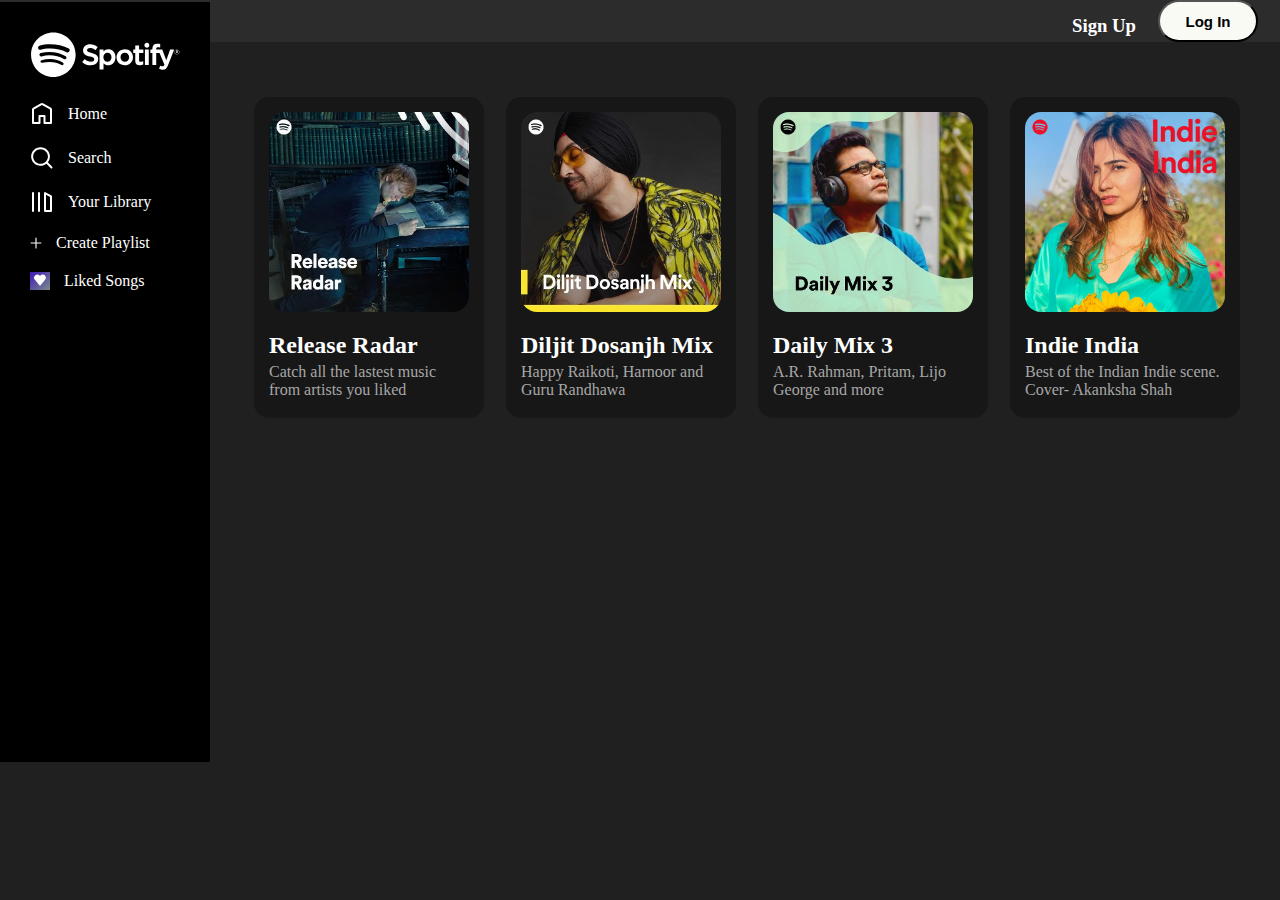
<file: index.html>
<!DOCTYPE html>
<html lang="en">
  <head>
    <link rel="icon" href="res/spotify-logo.webp" type="img/x-icon" />

    <meta charset="UTF-8" />
    <meta http-equiv="X-UA-Compatible" content="IE=edge" />
    <meta name="viewport" content="width=device-width, initial-scale=1.0" />
    <title>spotify clone</title>
  </head>
  <style>
    * {
      margin: 0%;
      padding: 0%;
      color: white;
    }
    body {
      background-color: rgb(33, 32, 32);
    }
    nav {
      display: flex;
      justify-content: right;
      color: aliceblue;
      background-color: rgb(45, 44, 44);
      align-items: center;
    }
    a {
      text-decoration: none;
    }

    nav a button {
      width: 100px;
      height: 42px;
      background-color: rgb(249, 250, 244);
      color: black;
      font-weight: 600;
      font-size: 15px;
      border-radius: 22px;
      margin-inline: 22px;
      cursor: pointer;
    }
    a h3 {
      margin-top: 9px;
      cursor: pointer;
      color: white;
    }
    .main {
      display: flex;
    }
    .side-bar {
      background-color: black;
      color: aliceblue;
      padding: 30px;
      height: 700px;
      margin-top: -40px;
      cursor: pointer;
    }

    .logo {
      width: 150px;
    }
    .side-bar h4 {
      margin-top: 28px;
    }

    .side-bar-nav {
      display: flex;
      flex-direction: row;
      align-items: center;
      margin: 20px 0;
    }

    .side-bar-nav > svg,
    .side-bar-nav > div {
      margin-right: 14px;
    }

    .card {
      display: flex;
      justify-content: center;
      margin-left: 33px;
      margin-top: 55px;
      cursor: pointer;
    }
    .crd {
      width: 200px;
      height: fit-content;
      background-color: rgb(23, 23, 23);
      border-radius: 15px;
      margin-inline: 11px;
      text-align: left;
      color: rgb(253, 253, 253);
      padding: 15px;
    }
    .crd > p {
      color: rgb(167, 167, 167);
      height: 40px;
      overflow: hidden;
    }
    .crd > img {
      width: 100%;
      height: auto;
      margin-bottom: 16px;
    }
    .crd > h2 {
      margin-bottom: 4px;
    }
    .crd img {
      border-radius: 16px;
    }
  </style>
  <body>
    <nav>
      <a href="signup.html"><h3>Sign Up</h3></a>
      <a href="login.html"><button>Log In</button></a>
    </nav>
    <div class="main">
      <div class="side-bar">
        <div class="logo">
          <svg viewBox="0 0 1130 350">
            <title>Spotify</title>
            <path
              fill="#FFFFFF"
              d="M8 171c0 92 76 168 168 168s168-76 168-168S268 4 176 4 8 79 8 171zm230 78c-39-24-89-30-147-17-14 2-16-18-4-20 64-15 118-8 162 19 11 7 0 24-11 18zm17-45c-45-28-114-36-167-20-17 5-23-21-7-25 61-18 136-9 188 23 14 9 0 31-14 22zM80 133c-17 6-28-23-9-30 59-18 159-15 221 22 17 9 1 37-17 27-54-32-144-35-195-19zm379 91c-17 0-33-6-47-20-1 0-1 1-1 1l-16 19c-1 1-1 2 0 3 18 16 40 24 64 24 34 0 55-19 55-47 0-24-15-37-50-46-29-7-34-12-34-22s10-16 23-16 25 5 39 15c0 0 1 1 2 1s1-1 1-1l14-20c1-1 1-1 0-2-16-13-35-20-56-20-31 0-53 19-53 46 0 29 20 38 52 46 28 6 32 12 32 22 0 11-10 17-25 17zm95-77v-13c0-1-1-2-2-2h-26c-1 0-2 1-2 2v147c0 1 1 2 2 2h26c1 0 2-1 2-2v-46c10 11 21 16 36 16 27 0 54-21 54-61s-27-60-54-60c-15 0-26 5-36 17zm30 78c-18 0-31-15-31-35s13-34 31-34 30 14 30 34-12 35-30 35zm68-34c0 34 27 60 62 60s62-27 62-61-26-60-61-60-63 27-63 61zm30-1c0-20 13-34 32-34s33 15 33 35-13 34-32 34-33-15-33-35zm140-58v-29c0-1 0-2-1-2h-26c-1 0-2 1-2 2v29h-13c-1 0-2 1-2 2v22c0 1 1 2 2 2h13v58c0 23 11 35 34 35 9 0 18-2 25-6 1 0 1-1 1-2v-21c0-1 0-2-1-2h-2c-5 3-11 4-16 4-8 0-12-4-12-12v-54h30c1 0 2-1 2-2v-22c0-1-1-2-2-2h-30zm129-3c0-11 4-15 13-15 5 0 10 0 15 2h1s1-1 1-2V93c0-1 0-2-1-2-5-2-12-3-22-3-24 0-36 14-36 39v5h-13c-1 0-2 1-2 2v22c0 1 1 2 2 2h13v89c0 1 1 2 2 2h26c1 0 1-1 1-2v-89h25l37 89c-4 9-8 11-14 11-5 0-10-1-15-4h-1l-1 1-9 19c0 1 0 3 1 3 9 5 17 7 27 7 19 0 30-9 39-33l45-116v-2c0-1-1-1-2-1h-27c-1 0-1 1-1 2l-28 78-30-78c0-1-1-2-2-2h-44v-3zm-83 3c-1 0-2 1-2 2v113c0 1 1 2 2 2h26c1 0 1-1 1-2V134c0-1 0-2-1-2h-26zm-6-33c0 10 9 19 19 19s18-9 18-19-8-18-18-18-19 8-19 18zm245 69c10 0 19-8 19-18s-9-18-19-18-18 8-18 18 8 18 18 18zm0-34c9 0 17 7 17 16s-8 16-17 16-16-7-16-16 7-16 16-16zm4 18c3-1 5-3 5-6 0-4-4-6-8-6h-8v19h4v-6h4l4 6h5zm-3-9c2 0 4 1 4 3s-2 3-4 3h-4v-6h4z"
            ></path>
          </svg>
        </div>
        <div class="side-bar-nav">
          <svg role="img" height="24" width="24" viewBox="0 0 24 24">
            <path
              fill="#FFFFFF"
              d="M12.5 3.247a1 1 0 0 0-1 0L4 7.577V20h4.5v-6a1 1 0 0 1 1-1h5a1 1 0 0 1 1 1v6H20V7.577l-7.5-4.33zm-2-1.732a3 3 0 0 1 3 0l7.5 4.33a2 2 0 0 1 1 1.732V21a1 1 0 0 1-1 1h-6.5a1 1 0 0 1-1-1v-6h-3v6a1 1 0 0 1-1 1H3a1 1 0 0 1-1-1V7.577a2 2 0 0 1 1-1.732l7.5-4.33z"
            ></path>
          </svg>
          <span>Home</span>
        </div>
        <div class="side-bar-nav">
          <svg role="img" height="24" width="24" viewBox="0 0 24 24">
            <path
              fill="#FFFFFF"
              d="M10.533 1.279c-5.18 0-9.407 4.14-9.407 9.279s4.226 9.279 9.407 9.279c2.234 0 4.29-.77 5.907-2.058l4.353 4.353a1 1 0 1 0 1.414-1.414l-4.344-4.344a9.157 9.157 0 0 0 2.077-5.816c0-5.14-4.226-9.28-9.407-9.28zm-7.407 9.279c0-4.006 3.302-7.28 7.407-7.28s7.407 3.274 7.407 7.28-3.302 7.279-7.407 7.279-7.407-3.273-7.407-7.28z"
            ></path>
          </svg>
          <span>Search</span>
        </div>
        <div class="side-bar-nav">
          <svg role="img" height="24" width="24" viewBox="0 0 24 24">
            <path
              fill="#FFFFFF"
              d="M14.5 2.134a1 1 0 0 1 1 0l6 3.464a1 1 0 0 1 .5.866V21a1 1 0 0 1-1 1h-6a1 1 0 0 1-1-1V3a1 1 0 0 1 .5-.866zM16 4.732V20h4V7.041l-4-2.309zM3 22a1 1 0 0 1-1-1V3a1 1 0 0 1 2 0v18a1 1 0 0 1-1 1zm6 0a1 1 0 0 1-1-1V3a1 1 0 0 1 2 0v18a1 1 0 0 1-1 1z"
            ></path>
          </svg>
          <span>Your Library</span>
        </div>
        <div class="side-bar-nav">
          <svg role="img" height="12" width="12" viewBox="0 0 16 16">
            <path
              fill="#FFFFFF"
              d="M15.25 8a.75.75 0 0 1-.75.75H8.75v5.75a.75.75 0 0 1-1.5 0V8.75H1.5a.75.75 0 0 1 0-1.5h5.75V1.5a.75.75 0 0 1 1.5 0v5.75h5.75a.75.75 0 0 1 .75.75z"
            ></path>
          </svg>
          <span>Create Playlist</span>
        </div>
        <div class="side-bar-nav">
          <div
            style="
              background-image: linear-gradient(
                to bottom right,
                #4116b7,
                #7a8e8a
              );
              width: 20px;
              text-align: center;
            "
          >
            <svg
              role="img"
              height="12"
              width="12"
              aria-hidden="true"
              viewBox="0 0 16 16"
            >
              <path
                fill="#FFFFFF"
                d="M15.724 4.22A4.313 4.313 0 0 0 12.192.814a4.269 4.269 0 0 0-3.622 1.13.837.837 0 0 1-1.14 0 4.272 4.272 0 0 0-6.21 5.855l5.916 7.05a1.128 1.128 0 0 0 1.727 0l5.916-7.05a4.228 4.228 0 0 0 .945-3.577z"
              ></path>
            </svg>
          </div>
          <a href="liked_page.html"><span>Liked Songs</span></a>
        </div>
      </div>
      <div class="card">
        <div class="crd">
          <img src="res/en.jpg" alt="" />
          <h2>Release Radar</h2>
          <p>Catch all the lastest music from artists you liked</p>
        </div>

        <div class="crd">
          <img src="res/dil.jpg" alt="" />
          <h2>Diljit Dosanjh Mix</h2>
          <p>Happy Raikoti, Harnoor and Guru Randhawa</p>
        </div>

        <div class="crd">
          <img src="res/default.jpg" alt="" />
          <h2>Daily Mix 3</h2>
          <p>A.R. Rahman, Pritam, Lijo George and more</p>
        </div>

        <div class="crd">
          <img src="res/suri.jpg" alt="" />
          <h2>Indie India</h2>
          <p>Best of the Indian Indie scene. Cover- Akanksha Shah</p>
        </div>
      </div>
    </div>
  </body>
</html>
</file>
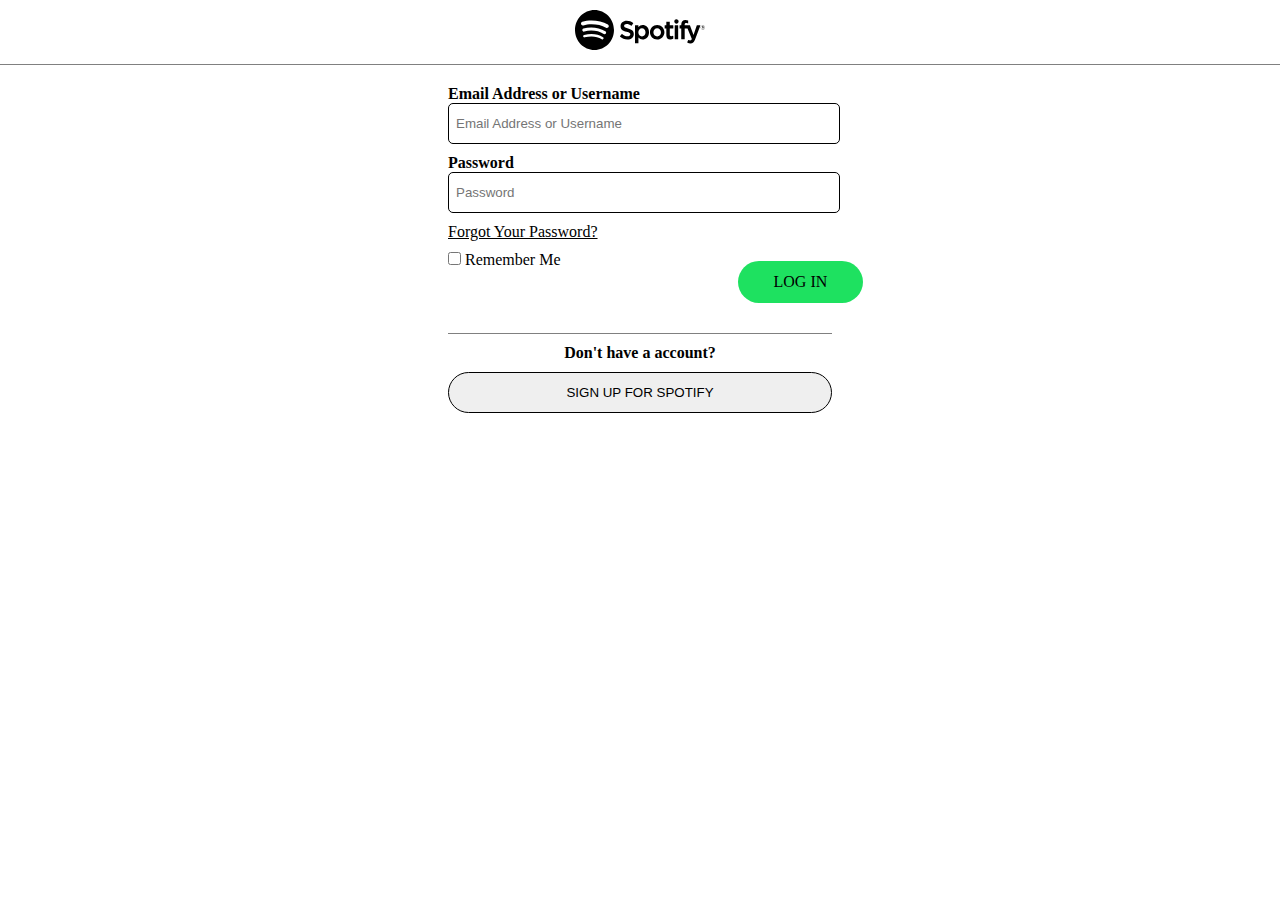
<file: login.html>
<!DOCTYPE html>
<html lang="en">
  <head>
    <meta charset="UTF-8" />
    <meta http-equiv="X-UA-Compatible" content="IE=edge" />
    <meta name="viewport" content="width=device-width, initial-scale=1.0" />
    <title>Document</title>
  </head>
  <link rel="stylesheet" href="login.css" />
  <body>
    <div class="title">
      <svg height="40px" viewBox="0 0 78 24">
        <path
          d="M18.616 10.639c-3.77-2.297-9.99-2.509-13.59-1.388a1.077 1.077 0 0 1-1.164-.363 1.14 1.14 0 0 1-.119-1.237c.136-.262.37-.46.648-.548 4.132-1.287 11-1.038 15.342 1.605a1.138 1.138 0 0 1 .099 1.863 1.081 1.081 0 0 1-.813.213c-.142-.02-.28-.07-.403-.145Zm-.124 3.402a.915.915 0 0 1-.563.42.894.894 0 0 1-.69-.112c-3.144-1.983-7.937-2.557-11.657-1.398a.898.898 0 0 1-.971-.303.952.952 0 0 1-.098-1.03.929.929 0 0 1 .54-.458c4.248-1.323 9.53-.682 13.14 1.595a.95.95 0 0 1 .3 1.286Zm-1.43 3.267a.73.73 0 0 1-.45.338.712.712 0 0 1-.553-.089c-2.748-1.722-6.204-2.111-10.276-1.156a.718.718 0 0 1-.758-.298.745.745 0 0 1-.115-.265.757.757 0 0 1 .092-.563.737.737 0 0 1 .457-.333c4.455-1.045 8.277-.595 11.361 1.338a.762.762 0 0 1 .241 1.028ZM11.696 0C5.237 0 0 5.373 0 12c0 6.628 5.236 12 11.697 12 6.46 0 11.698-5.372 11.698-12 0-6.627-5.238-12-11.699-12h.001Zm20.126 11.078c-2.019-.494-2.379-.84-2.379-1.57 0-.688.633-1.151 1.572-1.151.91 0 1.814.352 2.76 1.076a.131.131 0 0 0 .187-.03l.987-1.426a.139.139 0 0 0-.025-.185c-1.127-.928-2.396-1.378-3.88-1.378-2.18 0-3.703 1.342-3.703 3.263 0 2.06 1.315 2.788 3.585 3.352 1.932.457 2.258.84 2.258 1.524 0 .757-.659 1.229-1.72 1.229-1.18 0-2.141-.408-3.216-1.364a.13.13 0 0 0-.188.016l-1.106 1.35a.137.137 0 0 0 .013.188c1.252 1.147 2.79 1.752 4.451 1.752 2.35 0 3.869-1.317 3.869-3.356 0-1.723-1.003-2.676-3.465-3.29Zm10.487 2.31c0 1.454-.874 2.47-2.125 2.47-1.235 0-2.169-1.061-2.169-2.47 0-1.41.933-2.47 2.17-2.47 1.23 0 2.124 1.038 2.124 2.47Zm-1.706-4.354c-1.018 0-1.854.412-2.543 1.256v-.95a.136.136 0 0 0-.038-.095.132.132 0 0 0-.093-.04h-1.81a.131.131 0 0 0-.093.04.136.136 0 0 0-.039.096v10.546c0 .076.06.137.133.137h1.809a.132.132 0 0 0 .093-.041.136.136 0 0 0 .038-.096v-3.329c.69.794 1.525 1.18 2.543 1.18 1.893 0 3.808-1.494 3.808-4.35 0-2.858-1.915-4.354-3.808-4.354Zm8.72 6.839c-1.297 0-2.274-1.068-2.274-2.486 0-1.422.943-2.455 2.244-2.455 1.305 0 2.288 1.069 2.288 2.487 0 1.422-.949 2.454-2.258 2.454Zm0-6.838c-2.438 0-4.347 1.926-4.347 4.383 0 2.432 1.896 4.338 4.317 4.338 2.445 0 4.36-1.92 4.36-4.369 0-2.44-1.901-4.353-4.33-4.353Zm9.535.17h-1.99V7.117a.136.136 0 0 0-.08-.126.13.13 0 0 0-.052-.01h-1.809a.133.133 0 0 0-.093.04.136.136 0 0 0-.038.095v2.087h-.87a.131.131 0 0 0-.122.085.139.139 0 0 0-.01.052v1.595c0 .074.06.135.132.135h.87v4.126c0 1.667.809 2.513 2.404 2.513.648 0 1.186-.138 1.694-.434a.135.135 0 0 0 .067-.117V15.64a.137.137 0 0 0-.063-.115.13.13 0 0 0-.129-.006c-.349.18-.685.263-1.061.263-.58 0-.84-.271-.84-.876V11.07h1.99a.13.13 0 0 0 .094-.04.136.136 0 0 0 .039-.096V9.339a.137.137 0 0 0-.039-.096.132.132 0 0 0-.094-.04v.001Zm6.934.007v-.255c0-.755.281-1.092.914-1.092.376 0 .68.077 1.019.194a.13.13 0 0 0 .118-.02.135.135 0 0 0 .056-.11V6.365a.137.137 0 0 0-.026-.081.133.133 0 0 0-.068-.05 4.852 4.852 0 0 0-1.502-.22c-1.67 0-2.554.965-2.554 2.788v.393h-.87a.132.132 0 0 0-.093.04.136.136 0 0 0-.038.096v1.603c0 .075.059.136.132.136h.87v6.364c0 .075.058.135.131.135h1.809c.072 0 .131-.06.131-.135V11.07h1.69l2.586 6.362c-.294.669-.583.802-.977.802-.319 0-.654-.098-.998-.29a.133.133 0 0 0-.105-.01.135.135 0 0 0-.078.072l-.612 1.38a.137.137 0 0 0 .056.175 3.733 3.733 0 0 0 1.932.508c1.334 0 2.073-.638 2.724-2.355l3.137-8.317a.14.14 0 0 0-.014-.126.131.131 0 0 0-.108-.06h-1.883a.132.132 0 0 0-.126.092l-1.928 5.651L69.006 9.3a.133.133 0 0 0-.124-.088h-3.09v.001Zm-4.02-.008h-1.809a.132.132 0 0 0-.093.041.136.136 0 0 0-.038.096v8.094c0 .075.06.135.132.135h1.809c.072 0 .131-.06.131-.135V9.34a.136.136 0 0 0-.038-.096.133.133 0 0 0-.094-.04Zm-.896-3.685a1.295 1.295 0 0 0-.919.393c-.243.25-.379.586-.377.937a1.342 1.342 0 0 0 .377.938 1.304 1.304 0 0 0 .92.393c.346-.002.677-.143.92-.393s.379-.587.377-.938c0-.735-.581-1.33-1.296-1.33h-.002Zm15.918 4.49h-.331v.434h.331c.165 0 .264-.083.264-.216 0-.142-.099-.217-.264-.217Zm.215.619.36.517h-.304l-.323-.474h-.279v.474h-.254v-1.37h.595c.31 0 .515.163.515.436a.412.412 0 0 1-.31.417Zm-.282-1.31c-.652 0-1.146.532-1.146 1.183 0 .65.49 1.175 1.139 1.175.652 0 1.147-.532 1.147-1.183 0-.65-.492-1.174-1.14-1.174Zm-.007 2.488a1.259 1.259 0 0 1-.904-.384 1.296 1.296 0 0 1-.368-.92c0-.717.563-1.314 1.279-1.314a1.259 1.259 0 0 1 .903.384 1.295 1.295 0 0 1 .369.921c0 .717-.563 1.314-1.279 1.314Z"
        ></path>
      </svg>
    </div>
    <div class="login">
      <div class="loginCard">
        <form onsubmit="handelLoginForm">
          <div>
            <label for="username">Email Address or Username </label><br />
            <input
              type="text"
              placeholder="Email Address or Username"
              id="username"
            />
          </div>
          <div>
            <label for="password">Password </label><br />
            <input type="password" placeholder="Password" id="password" />
          </div>
          <div>
            <a href="#">Forgot Your Password?</a>
          </div>
          <div class="loginAction">
            <div>
              <input type="checkbox" id="rememberMe" />
              <label for="rememberMe">Remember Me</label>
            </div>
            <div>
              <a href="index.html">LOG IN</a>
            </div>
          </div>
        </form>
        <div class="loginSignUpRedirect">
          <div>Don't have a account?</div>
          <a href="signup.html"><button>SIGN UP FOR SPOTIFY</button></a>
        </div>
      </div>
    </div>
  </body>
</html>
</file>
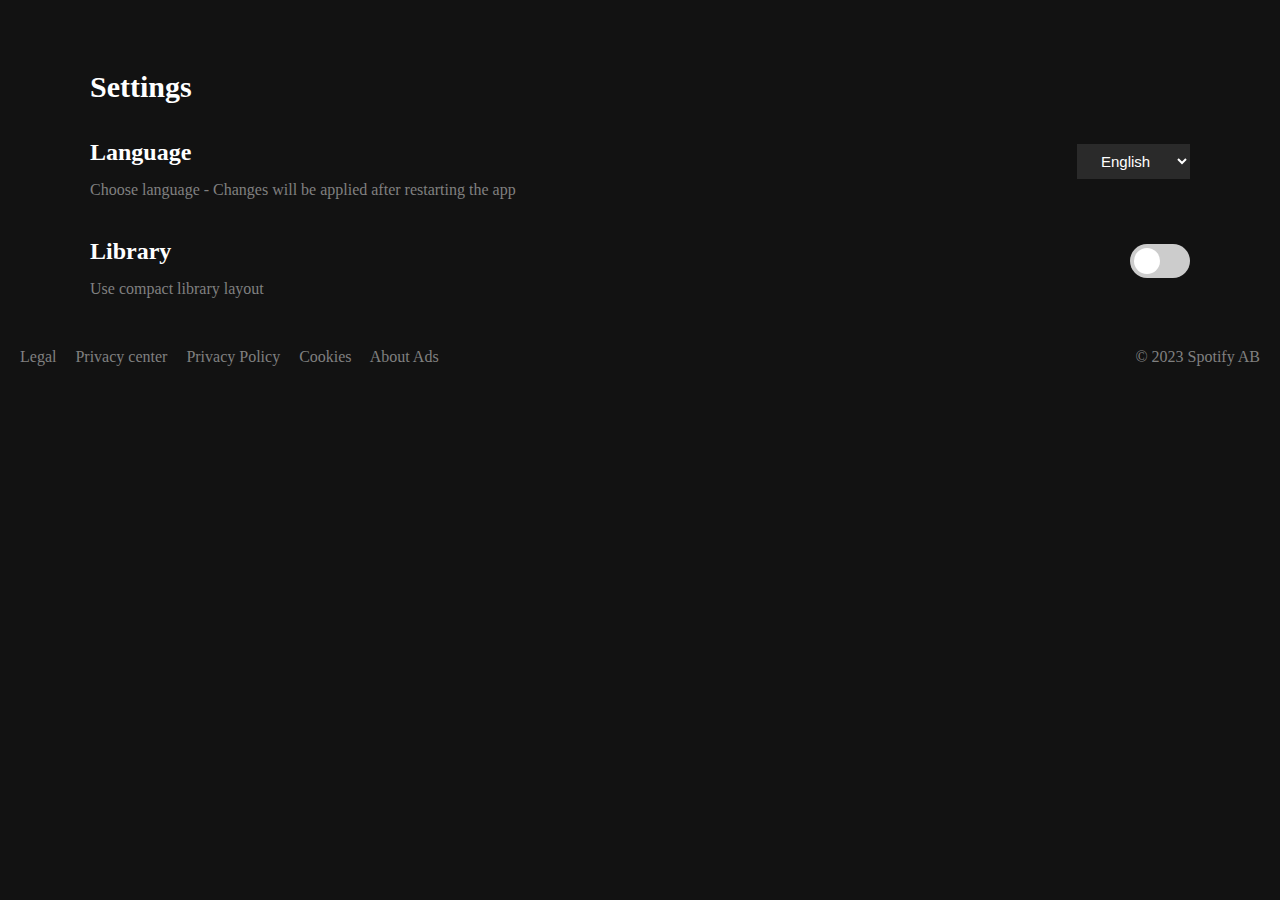
<file: setting.html>
<!DOCTYPE html>
<html lang="en">
  <head>
    <meta charset="UTF-8" />
    <meta http-equiv="X-UA-Compatible" content="IE=edge" />
    <meta name="viewport" content="width=device-width, initial-scale=1.0" />
    <title>Settings</title>
  </head>

  <style>
    :root {
      --primary-color: rgb(30, 225, 96);
      --secondary-color: grey;
      --hover-song-card-bgColor: rgb(42, 42, 42);
      --background-color: #121212;
    }

    * {
      margin: 0;
    }

    body {
      background-color: var(--background-color);
      color: white;
      padding: 20px;
    }

    /* The switch - the box around the slider */
    .switch {
      position: relative;
      display: inline-block;
      width: 60px;
      height: 34px;
    }

    /* Hide default HTML checkbox */
    .switch input {
      opacity: 0;
      width: 0;
      height: 0;
    }

    /* The slider */
    .slider {
      position: absolute;
      cursor: pointer;
      top: 0;
      left: 0;
      right: 0;
      bottom: 0;
      background-color: #ccc;
      -webkit-transition: 0.4s;
      transition: 0.4s;
    }

    .slider:before {
      position: absolute;
      content: "";
      height: 26px;
      width: 26px;
      left: 4px;
      bottom: 4px;
      background-color: white;
      -webkit-transition: 0.4s;
      transition: 0.4s;
    }

    input:checked + .slider {
      background-color: var(--primary-color);
    }

    input:focus + .slider {
      box-shadow: 0 0 1px var(--primary-color);
    }

    input:checked + .slider:before {
      -webkit-transform: translateX(26px);
      -ms-transform: translateX(26px);
      transform: translateX(26px);
    }

    /* Rounded sliders */
    .slider.round {
      border-radius: 34px;
    }

    .slider.round:before {
      border-radius: 50%;
    }

    .lang,
    .lib,
    footer {
      display: flex;
      justify-content: space-between;
      align-items: center;
    }

    h3 {
      font-size: 30px;
      font-weight: 900;
      margin: 50px 0 20px 0;
    }

    h5 {
      font-size: 24px;
      font-weight: 900;
      margin: 15px 0;
    }

    p {
      color: var(--secondary-color);
    }

    select {
      font-size: 15px;
      padding: 8px 20px;
      border: none;
      color: white;
      background-color: var(--hover-song-card-bgColor);
    }

    .lib {
      margin-top: 24px;
    }

    footer {
      margin-top: 50px;
    }

    footer > div > span {
      margin-right: 15px;
      color: var(--secondary-color);
    }

    footer > div {
      color: var(--secondary-color);
    }

    .settings,.lang,.lib{
      padding: 0px 70px;
    }
  </style>
  <body>
    <main>
      <div class="settings">
        <h3>Settings</h3>
      </div>
      <div class="lang">
        <div>
          <h5>Language</h5>
          <p>
            Choose language - Changes will be applied after restarting the app
          </p>
        </div>

        <div>
          <select name="language" id="language">
            <option>English</option>
            <option>Gujarati</option>
            <option>Hindi</option>
            <option>Marathi</option>
          </select>
        </div>
      </div>
      <div class="lib">
        <div>
          <h5>Library</h5>
          <p>Use compact library layout</p>
        </div>

        <div>
          <label class="switch">
            <input type="checkbox" />
            <span class="slider round"></span>
          </label>
        </div>
      </div>
    </main>

    <footer>
      <div>
        <span>Legal</span>
        <span>Privacy center</span>
        <span>Privacy Policy</span>
        <span>Cookies</span>
        <span>About Ads</span>
      </div>

      <div>&copy; 2023 Spotify AB</div>
    </footer>
  </body>
</html>
</file>
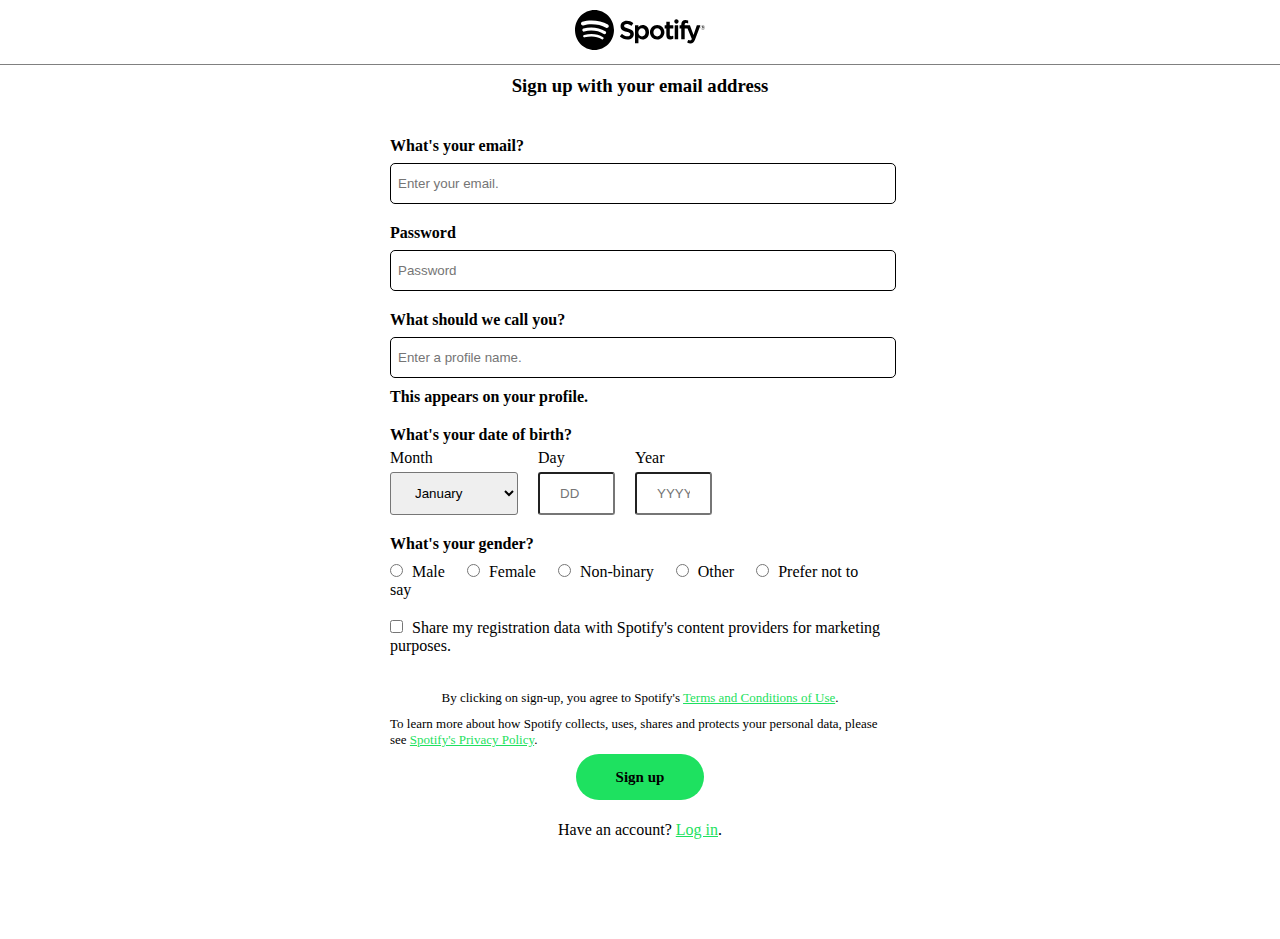
<file: signup.html>
<!DOCTYPE html>
<html lang="en">
  <head>
    <meta charset="UTF-8" />
    <meta http-equiv="X-UA-Compatible" content="IE=edge" />
    <meta name="viewport" content="width=device-width, initial-scale=1.0" />
    <title>Document</title>
  </head>
  <link rel="stylesheet" href="signup.css" />
  <body>
    <div class="title">
      <svg height="40px" viewBox="0 0 78 24">
        <path
          d="M18.616 10.639c-3.77-2.297-9.99-2.509-13.59-1.388a1.077 1.077 0 0 1-1.164-.363 1.14 1.14 0 0 1-.119-1.237c.136-.262.37-.46.648-.548 4.132-1.287 11-1.038 15.342 1.605a1.138 1.138 0 0 1 .099 1.863 1.081 1.081 0 0 1-.813.213c-.142-.02-.28-.07-.403-.145Zm-.124 3.402a.915.915 0 0 1-.563.42.894.894 0 0 1-.69-.112c-3.144-1.983-7.937-2.557-11.657-1.398a.898.898 0 0 1-.971-.303.952.952 0 0 1-.098-1.03.929.929 0 0 1 .54-.458c4.248-1.323 9.53-.682 13.14 1.595a.95.95 0 0 1 .3 1.286Zm-1.43 3.267a.73.73 0 0 1-.45.338.712.712 0 0 1-.553-.089c-2.748-1.722-6.204-2.111-10.276-1.156a.718.718 0 0 1-.758-.298.745.745 0 0 1-.115-.265.757.757 0 0 1 .092-.563.737.737 0 0 1 .457-.333c4.455-1.045 8.277-.595 11.361 1.338a.762.762 0 0 1 .241 1.028ZM11.696 0C5.237 0 0 5.373 0 12c0 6.628 5.236 12 11.697 12 6.46 0 11.698-5.372 11.698-12 0-6.627-5.238-12-11.699-12h.001Zm20.126 11.078c-2.019-.494-2.379-.84-2.379-1.57 0-.688.633-1.151 1.572-1.151.91 0 1.814.352 2.76 1.076a.131.131 0 0 0 .187-.03l.987-1.426a.139.139 0 0 0-.025-.185c-1.127-.928-2.396-1.378-3.88-1.378-2.18 0-3.703 1.342-3.703 3.263 0 2.06 1.315 2.788 3.585 3.352 1.932.457 2.258.84 2.258 1.524 0 .757-.659 1.229-1.72 1.229-1.18 0-2.141-.408-3.216-1.364a.13.13 0 0 0-.188.016l-1.106 1.35a.137.137 0 0 0 .013.188c1.252 1.147 2.79 1.752 4.451 1.752 2.35 0 3.869-1.317 3.869-3.356 0-1.723-1.003-2.676-3.465-3.29Zm10.487 2.31c0 1.454-.874 2.47-2.125 2.47-1.235 0-2.169-1.061-2.169-2.47 0-1.41.933-2.47 2.17-2.47 1.23 0 2.124 1.038 2.124 2.47Zm-1.706-4.354c-1.018 0-1.854.412-2.543 1.256v-.95a.136.136 0 0 0-.038-.095.132.132 0 0 0-.093-.04h-1.81a.131.131 0 0 0-.093.04.136.136 0 0 0-.039.096v10.546c0 .076.06.137.133.137h1.809a.132.132 0 0 0 .093-.041.136.136 0 0 0 .038-.096v-3.329c.69.794 1.525 1.18 2.543 1.18 1.893 0 3.808-1.494 3.808-4.35 0-2.858-1.915-4.354-3.808-4.354Zm8.72 6.839c-1.297 0-2.274-1.068-2.274-2.486 0-1.422.943-2.455 2.244-2.455 1.305 0 2.288 1.069 2.288 2.487 0 1.422-.949 2.454-2.258 2.454Zm0-6.838c-2.438 0-4.347 1.926-4.347 4.383 0 2.432 1.896 4.338 4.317 4.338 2.445 0 4.36-1.92 4.36-4.369 0-2.44-1.901-4.353-4.33-4.353Zm9.535.17h-1.99V7.117a.136.136 0 0 0-.08-.126.13.13 0 0 0-.052-.01h-1.809a.133.133 0 0 0-.093.04.136.136 0 0 0-.038.095v2.087h-.87a.131.131 0 0 0-.122.085.139.139 0 0 0-.01.052v1.595c0 .074.06.135.132.135h.87v4.126c0 1.667.809 2.513 2.404 2.513.648 0 1.186-.138 1.694-.434a.135.135 0 0 0 .067-.117V15.64a.137.137 0 0 0-.063-.115.13.13 0 0 0-.129-.006c-.349.18-.685.263-1.061.263-.58 0-.84-.271-.84-.876V11.07h1.99a.13.13 0 0 0 .094-.04.136.136 0 0 0 .039-.096V9.339a.137.137 0 0 0-.039-.096.132.132 0 0 0-.094-.04v.001Zm6.934.007v-.255c0-.755.281-1.092.914-1.092.376 0 .68.077 1.019.194a.13.13 0 0 0 .118-.02.135.135 0 0 0 .056-.11V6.365a.137.137 0 0 0-.026-.081.133.133 0 0 0-.068-.05 4.852 4.852 0 0 0-1.502-.22c-1.67 0-2.554.965-2.554 2.788v.393h-.87a.132.132 0 0 0-.093.04.136.136 0 0 0-.038.096v1.603c0 .075.059.136.132.136h.87v6.364c0 .075.058.135.131.135h1.809c.072 0 .131-.06.131-.135V11.07h1.69l2.586 6.362c-.294.669-.583.802-.977.802-.319 0-.654-.098-.998-.29a.133.133 0 0 0-.105-.01.135.135 0 0 0-.078.072l-.612 1.38a.137.137 0 0 0 .056.175 3.733 3.733 0 0 0 1.932.508c1.334 0 2.073-.638 2.724-2.355l3.137-8.317a.14.14 0 0 0-.014-.126.131.131 0 0 0-.108-.06h-1.883a.132.132 0 0 0-.126.092l-1.928 5.651L69.006 9.3a.133.133 0 0 0-.124-.088h-3.09v.001Zm-4.02-.008h-1.809a.132.132 0 0 0-.093.041.136.136 0 0 0-.038.096v8.094c0 .075.06.135.132.135h1.809c.072 0 .131-.06.131-.135V9.34a.136.136 0 0 0-.038-.096.133.133 0 0 0-.094-.04Zm-.896-3.685a1.295 1.295 0 0 0-.919.393c-.243.25-.379.586-.377.937a1.342 1.342 0 0 0 .377.938 1.304 1.304 0 0 0 .92.393c.346-.002.677-.143.92-.393s.379-.587.377-.938c0-.735-.581-1.33-1.296-1.33h-.002Zm15.918 4.49h-.331v.434h.331c.165 0 .264-.083.264-.216 0-.142-.099-.217-.264-.217Zm.215.619.36.517h-.304l-.323-.474h-.279v.474h-.254v-1.37h.595c.31 0 .515.163.515.436a.412.412 0 0 1-.31.417Zm-.282-1.31c-.652 0-1.146.532-1.146 1.183 0 .65.49 1.175 1.139 1.175.652 0 1.147-.532 1.147-1.183 0-.65-.492-1.174-1.14-1.174Zm-.007 2.488a1.259 1.259 0 0 1-.904-.384 1.296 1.296 0 0 1-.368-.92c0-.717.563-1.314 1.279-1.314a1.259 1.259 0 0 1 .903.384 1.295 1.295 0 0 1 .369.921c0 .717-.563 1.314-1.279 1.314Z"
        ></path>
      </svg>
    </div>

     <h3>Sign up with your email address</h3>

    <div class="Signup">
      <div class="SignupCard">
        <form>
          <div>
            <label for="username">What's your email?</label><br />
            <input type="text" placeholder="Enter your email." id="username" />
          </div>

          <div>
            <label for="password">Password </label><br />
            <input type="password" placeholder="Password" id="password" />
          </div>

          <div>
            <label for="profilename">What should we call you?</label><br />
            <input
              type="text"
              placeholder="Enter a profile name."
              id="profilename"
            />
            <p>This appears on your profile.</p>
          </div>

          <div >
            <label for="birthday"  style="font-weight: 700;">What's your date of birth?</label>
          </div>

          <div class="dob">
            <!-- <input type="date" id="birthday" name="birthday" /> -->
            <div class="month">
              <label for="month">Month</label>
              <select name="month" id="month">
                <option>January</option>
                <option>February</option>
                <option>March</option>
                <option>April</option>
                <option>May</option>
                <option>June</option>
                <option>July</option>
                <option>August</option>
                <option>September</option>
                <option>October</option>
                <option>November</option>
                <option>December</option>
              </select>
            </div>

            <div class="day">
              <label for="day">Day</label>
              <input type="text" maxlength="2" placeholder="DD" size="2" />
            </div>

            <div class="year">
              <label for="year">Year</label>
              <input type="text" maxlength="4" placeholder="YYYY" size="2" />
            </div>
          </div>

          <div>
            <label for="gender">What's your gender?</label>
          </div>
          <div class="gender">

            <input type="radio" name="Gender" id="gender_Male"/>
            <label for="gender_Male">Male</label>
            <input type="radio" name="Gender" id="gender_Female" />
            <label for="gender_Female" >Female</label>
            <input type="radio" name="Gender" id="gender_Non-binary"/>
            <label for="gender_Non-binary">Non-binary</label>
            <input type="radio" name="Gender" id="gender_Other"/>
            <label for="gender_Other">Other</label>
            <input type="radio" name="Gender" id="gender_Prefer_not_to_say"/>
            <label for="gender_Prefer_not_to_say">Prefer not to say</label>
          </div>

          <div class="checkbox_concent">
            <input type="checkbox" id="checkbox_concent" />
            <label for="checkbox_concent">Share my registration data
              with Spotify's content providers for marketing purposes.</label>
          </div>

          <div class="term-and-condition">
            <h6>By clicking on sign-up, you agree to Spotify's <span> Terms and Conditions of Use</span>.</h6>
            <p>
              To learn more about how Spotify collects, uses, shares and protects your personal data, please see <span>Spotify's Privacy Policy</span>.</p>
            
          </div>

          <div class="submit_button" >
            <a href="index.html" type="submit">Sign up</a>
          </div>
        </form>

        <div class="loginSignUpRedirect">
          <div>Have an account? <a href="login.html">Log in</a>.</div>
        </div>
      </div>
    </div>
  </body>
</html>
</file>
<file: login.css>
* {
  margin: 0;
  padding: 0;
}
.title {
  /* display: flex; */
  text-align: center;
  margin-bottom: 10px;
  padding-bottom: 10px;
  border-bottom: 1px solid gray;
  margin-top: 10px;
}
.login {
  display: flex;
  flex-direction: row;
  justify-content: center;
  margin-top: 20px;
}
.loginCard {
  flex: 0.9;
}

.loginCard > form > div {
  margin-bottom: 10px;
}

.loginCard > form > div > label {
  font-weight: 700;
}

.loginCard > form > div > input[type="text"],
.loginCard > form > div > input[type="password"] {
  width: 98%;
  padding: 12px 7px;
  border-radius: 5px;
  border: 1px solid rgb(0, 0, 0);
}

.loginCard > form > div > input[type="text"]:focus,
.loginCard > form > div > input[type="password"]:focus {
  border-width: 2px;
  outline: none;
}

.loginCard > form > div > a {
  color: black;
}

.loginAction {
  display: flex;
  flex-direction: column;
  justify-content: space-between;
}

.loginAction > div > input {
  accent-color: rgb(30, 225, 96);
}

.loginAction > div {
  margin-bottom: 20px;
}

.loginAction > div:last-child {
  text-align: center;
}

.loginAction > div > a {
  background-color: rgb(30, 225, 96);
  display: block;
  border: none;
  padding: 12px 20px;
  border-radius: 30px;
  width: 90%;
  margin-top: 10px;
  text-decoration: none;
  color: black;
}


.loginAction > div > a:hover {
  transform: scale(1.01);
  background-color: rgb(60, 230, 96);
}

.loginSignUpRedirect {
  border-top: 1px solid gray;
  padding-top: 10px;
  text-align: center;
}

.loginSignUpRedirect > div {
  font-weight: 700;
  margin-bottom: 10px;
}

.loginSignUpRedirect > a > button {
  width: 100%;
  padding: 12px 20px;
  border-radius: 30px;
  border: 1px solid black;
}

.loginSignUpRedirect > a {
  text-decoration: none;
  color: black;
}

.loginSignUpRedirect > button:hover {
  border-width: 2px;
}

@media screen and (min-width: 600px) {
  .loginCard {
    flex: 0.5;
  }
}

@media screen and (min-width: 1200px) {
  .loginCard {
    flex: 0.3;
  }
  .loginAction > div > button {
    margin-top: none;
  }
  .loginAction {
    flex-direction: row;
  }
}
</file>
<file: signup.css>
* {
  margin: 0;
  padding: 0;
}

:root {
  --primary-color: rgb(30, 225, 96);
  --secondary-color: grey;
  --hover-song-card-bgColor: rgb(42, 42, 42);
}

h3{
  text-align: center;
}

.title {
  text-align: center;
  margin: 10px 0;
  padding-bottom: 10px;
  border-bottom: 1px solid gray;
}

.Signup {
  display: flex;
  justify-content: center;
  margin-top: 20px;
}
.SignupCard {
  max-width: 500px;
}

.SignupCard > form > div {
  margin-bottom: 10px;
  font-weight: 900;
}

.SignupCard > form > div > input[type="text"],
.SignupCard > form > div > input[type="password"] {
  width: 98%;
  padding: 12px 7px;
  border-radius: 5px;
  border: 1px solid rgb(0, 0, 0);
  margin-top: 8px;
}

.SignupCard > form > div > input[type="text"]:focus,
.SignupCard > form > div > input[type="password"]:focus {
  border-width: 2px;
  outline: none;
}

.SignupCard > form > div > a {
  color: black;
}

p {
  margin-top: 10px;
}

.month,
.day,
.year {
  display: flex;
  flex-direction: column;
  font-weight: 500;
}

.dob {
  display: flex;
  flex-direction: row;
  margin-top: -5px;
}

.dob > div {
  margin-right: 20px;
}

.dob > div > input,
.dob > div > select {
  padding: 12px 20px;
  margin-top: 5px;
  border-radius: 3px;
}

.gender {
  margin-top: 5px;
}

.gender > label {
  margin-right: 18px;
  font-weight: 100;
}

.checkbox_concent > label {
  font-weight: 100;
}

.checkbox_concent > input,
.gender > input {
  margin-right: 5px;
}

.term-and-condition {
  display: flex;
  flex-direction: column;
  align-items: center;
  margin-top: 35px;
}

.term-and-condition > h6,
.term-and-condition > p {
  font-size: 13px;
  font-weight: 100;
}

.term-and-condition > h6 > span,
.term-and-condition > p > span,
.loginSignUpRedirect > div > a {
  color: var(--primary-color);
  text-decoration: underline;
  cursor: pointer;
}

.submit_button {
  text-align: center;
}

.submit_button > a {
  border-radius: 25px;
  padding: 15px 40px;
  text-decoration: none;
  border: none;
  background-color: var(--primary-color);
  font-weight: 900;
  font-size: 15px;
}

.submit_button > button:hover {
  transform: scale(1.02);
}

.loginSignUpRedirect {
  text-align: center;
  margin-bottom: 100px;
  margin-top: 35px;
}

form > div {
  margin-top: 20px;
}
</file>
